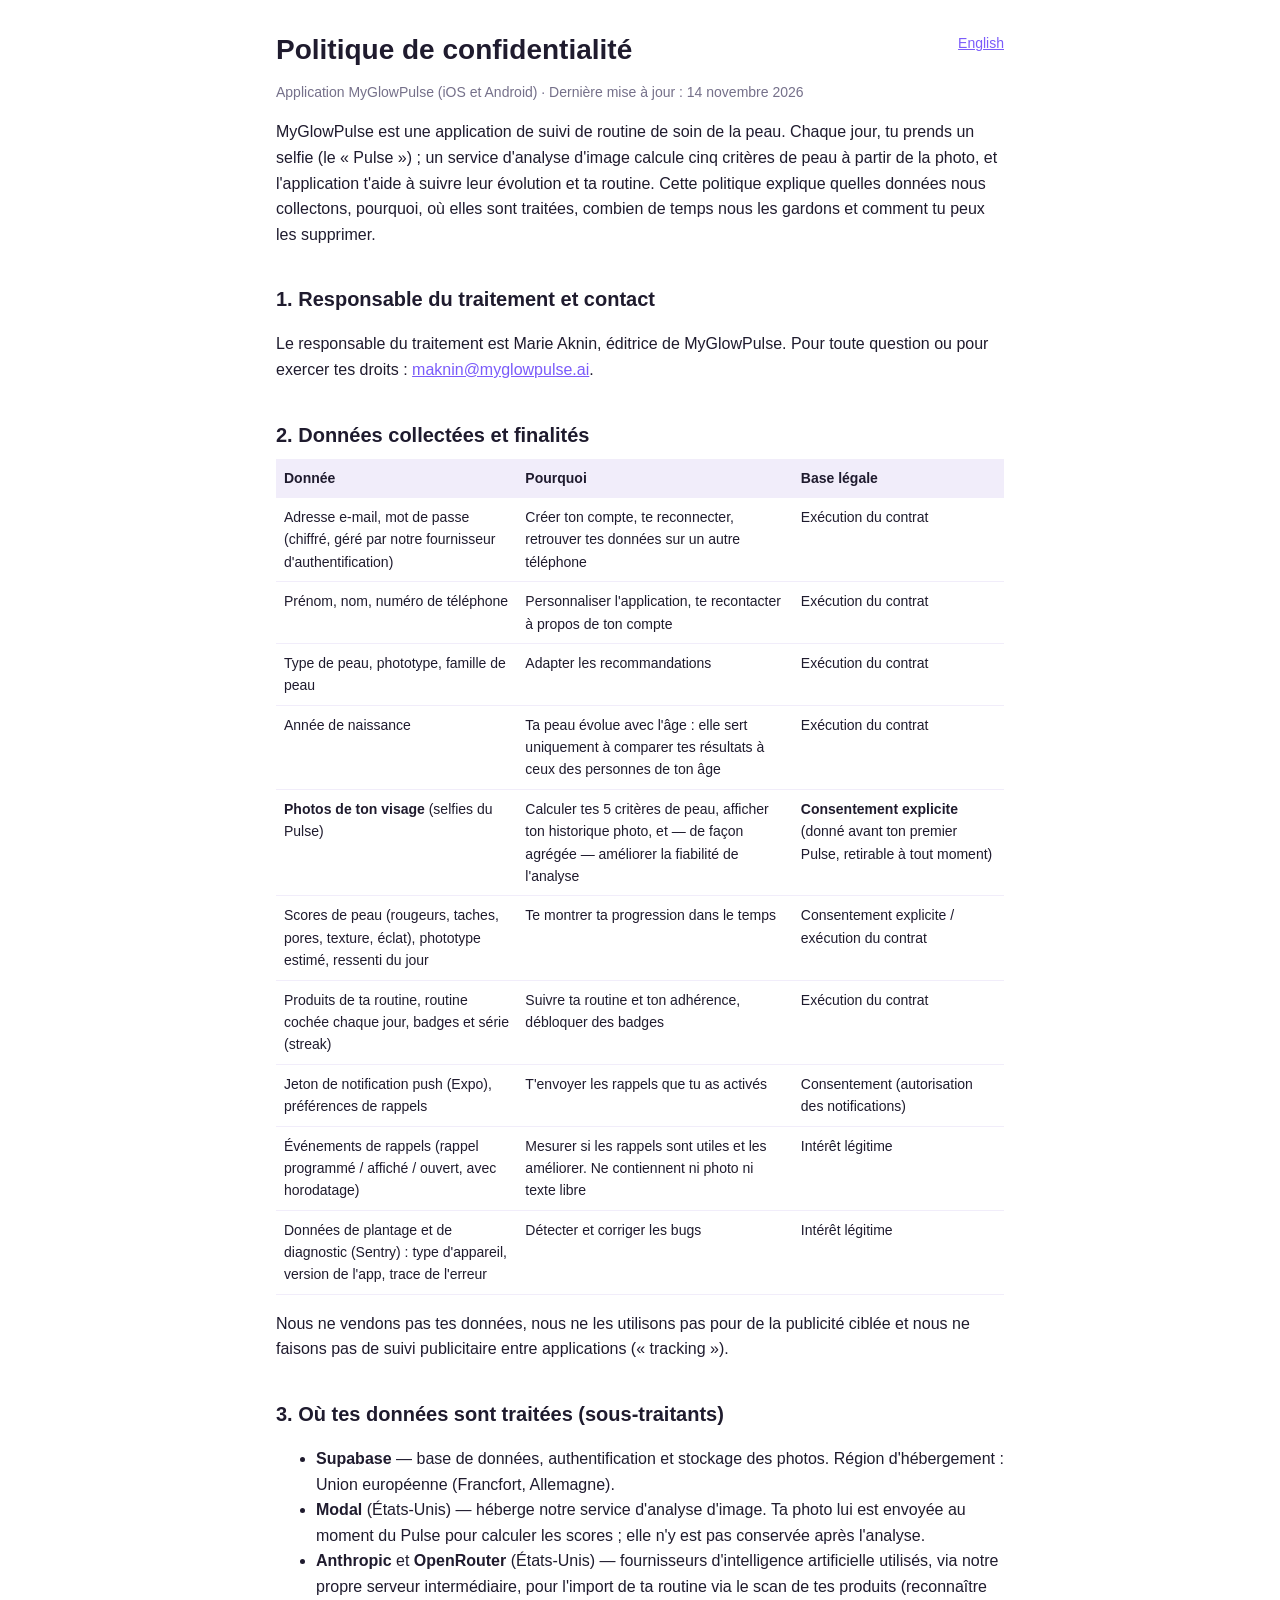
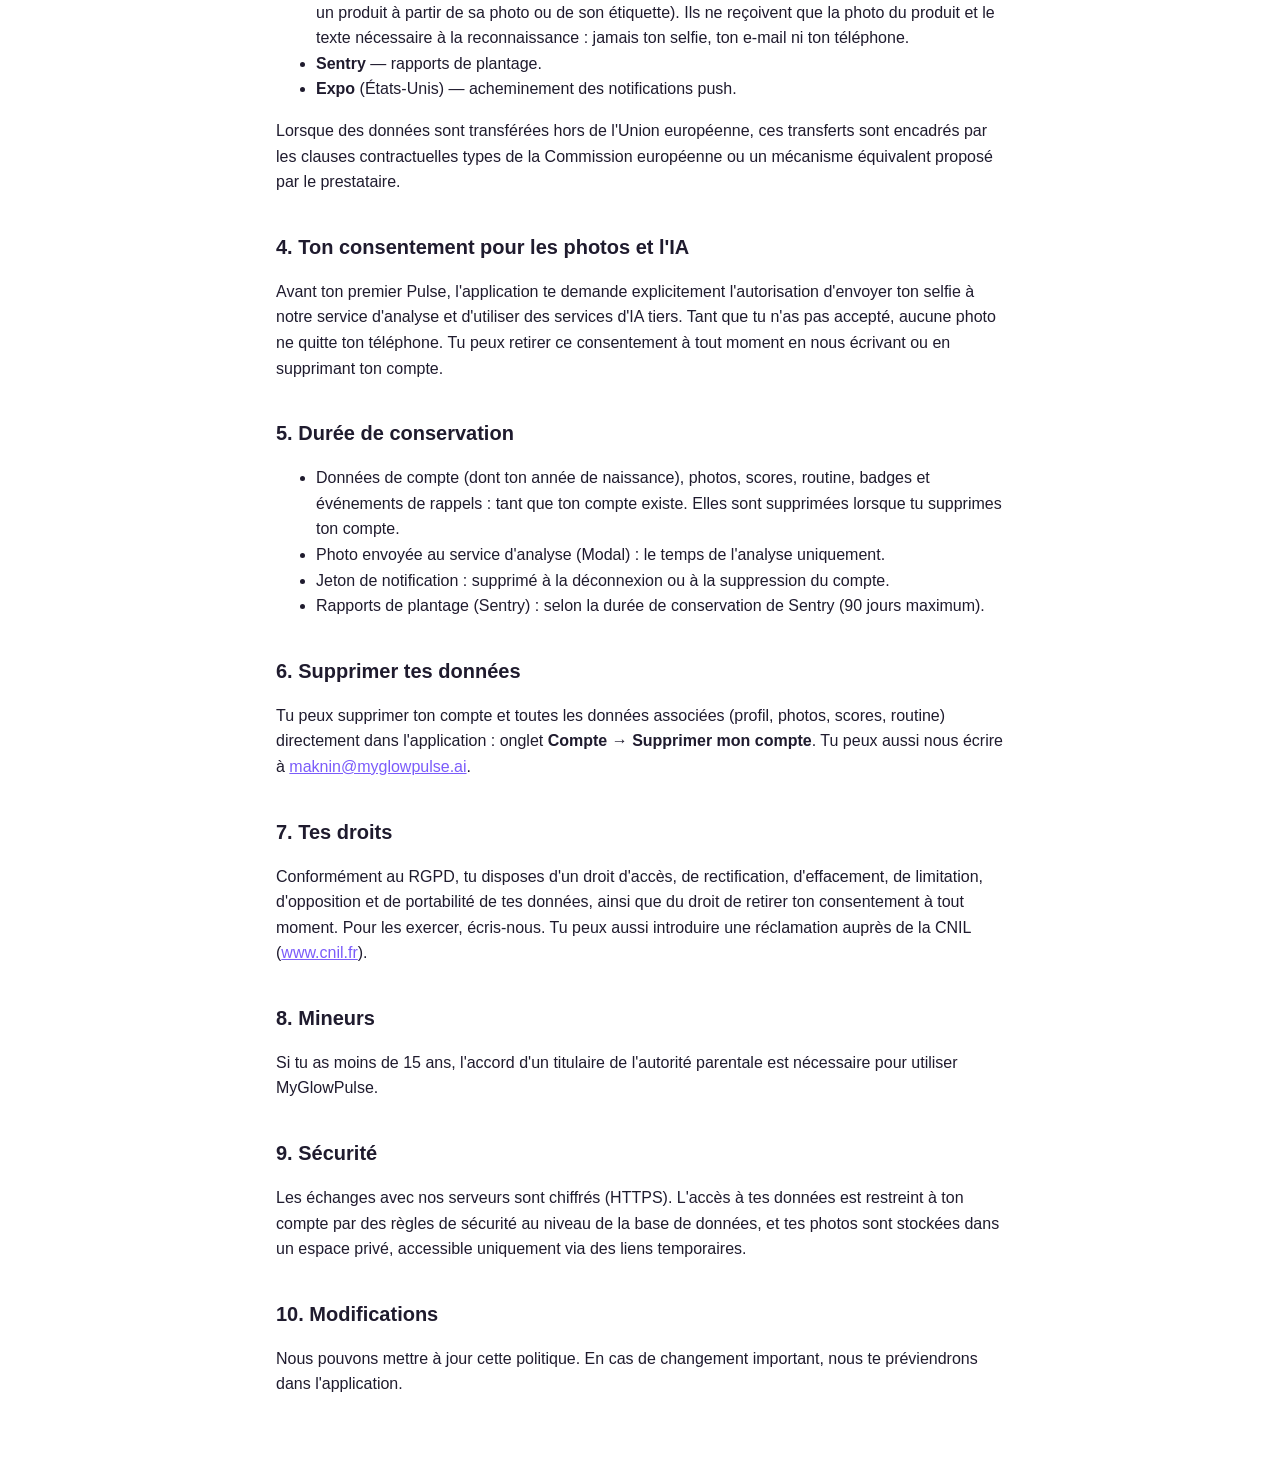
<file: privacy/index.html>
<!doctype html>
<html lang="fr">
<head>
  <meta charset="utf-8">
  <meta name="viewport" content="width=device-width, initial-scale=1">
  <title>Politique de confidentialité — MyGlowPulse</title>
  <link rel="stylesheet" href="../assets/style.css">
</head>
<body>
<main>
  <a class="lang" href="en/" hreflang="en">English</a>
  <h1>Politique de confidentialité</h1>
  <p class="meta">Application MyGlowPulse (iOS et Android) · Dernière mise à jour : 14 novembre 2026</p>

  <p>MyGlowPulse est une application de suivi de routine de soin de la peau. Chaque jour, tu prends un selfie (le « Pulse ») ; un service d'analyse d'image calcule cinq critères de peau à partir de la photo, et l'application t'aide à suivre leur évolution et ta routine. Cette politique explique quelles données nous collectons, pourquoi, où elles sont traitées, combien de temps nous les gardons et comment tu peux les supprimer.</p>

  <h2>1. Responsable du traitement et contact</h2>
  <p>Le responsable du traitement est Marie Aknin, éditrice de MyGlowPulse. Pour toute question ou pour exercer tes droits : <a href="mailto:maknin@myglowpulse.ai">maknin@myglowpulse.ai</a>.</p>

  <h2>2. Données collectées et finalités</h2>
  <div class="table-wrap">
  <table>
    <tr><th>Donnée</th><th>Pourquoi</th><th>Base légale</th></tr>
    <tr><td>Adresse e-mail, mot de passe (chiffré, géré par notre fournisseur d'authentification)</td><td>Créer ton compte, te reconnecter, retrouver tes données sur un autre téléphone</td><td>Exécution du contrat</td></tr>
    <tr><td>Prénom, nom, numéro de téléphone</td><td>Personnaliser l'application, te recontacter à propos de ton compte</td><td>Exécution du contrat</td></tr>
    <tr><td>Type de peau, phototype, famille de peau</td><td>Adapter les recommandations</td><td>Exécution du contrat</td></tr>
    <tr><td>Année de naissance</td><td>Ta peau évolue avec l'âge : elle sert uniquement à comparer tes résultats à ceux des personnes de ton âge</td><td>Exécution du contrat</td></tr>
    <tr><td><strong>Photos de ton visage</strong> (selfies du Pulse)</td><td>Calculer tes 5 critères de peau, afficher ton historique photo, et — de façon agrégée — améliorer la fiabilité de l'analyse</td><td><strong>Consentement explicite</strong> (donné avant ton premier Pulse, retirable à tout moment)</td></tr>
    <tr><td>Scores de peau (rougeurs, taches, pores, texture, éclat), phototype estimé, ressenti du jour</td><td>Te montrer ta progression dans le temps</td><td>Consentement explicite / exécution du contrat</td></tr>
    <tr><td>Produits de ta routine, routine cochée chaque jour, badges et série (streak)</td><td>Suivre ta routine et ton adhérence, débloquer des badges</td><td>Exécution du contrat</td></tr>
    <tr><td>Jeton de notification push (Expo), préférences de rappels</td><td>T'envoyer les rappels que tu as activés</td><td>Consentement (autorisation des notifications)</td></tr>
    <tr><td>Événements de rappels (rappel programmé / affiché / ouvert, avec horodatage)</td><td>Mesurer si les rappels sont utiles et les améliorer. Ne contiennent ni photo ni texte libre</td><td>Intérêt légitime</td></tr>
    <tr><td>Données de plantage et de diagnostic (Sentry) : type d'appareil, version de l'app, trace de l'erreur</td><td>Détecter et corriger les bugs</td><td>Intérêt légitime</td></tr>
  </table>
  </div>
  <p>Nous ne vendons pas tes données, nous ne les utilisons pas pour de la publicité ciblée et nous ne faisons pas de suivi publicitaire entre applications (« tracking »).</p>

  <h2>3. Où tes données sont traitées (sous-traitants)</h2>
  <ul>
    <li><strong>Supabase</strong> — base de données, authentification et stockage des photos. Région d'hébergement : Union européenne (Francfort, Allemagne).</li>
    <li><strong>Modal</strong> (États-Unis) — héberge notre service d'analyse d'image. Ta photo lui est envoyée au moment du Pulse pour calculer les scores ; elle n'y est pas conservée après l'analyse.</li>
    <li><strong>Anthropic</strong> et <strong>OpenRouter</strong> (États-Unis) — fournisseurs d'intelligence artificielle utilisés, via notre propre serveur intermédiaire, pour l'import de ta routine via le scan de tes produits (reconnaître un produit à partir de sa photo ou de son étiquette). Ils ne reçoivent que la photo du produit et le texte nécessaire à la reconnaissance : jamais ton selfie, ton e-mail ni ton téléphone.</li>
    <li><strong>Sentry</strong> — rapports de plantage.</li>
    <li><strong>Expo</strong> (États-Unis) — acheminement des notifications push.</li>
  </ul>
  <p>Lorsque des données sont transférées hors de l'Union européenne, ces transferts sont encadrés par les clauses contractuelles types de la Commission européenne ou un mécanisme équivalent proposé par le prestataire.</p>

  <h2>4. Ton consentement pour les photos et l'IA</h2>
  <p>Avant ton premier Pulse, l'application te demande explicitement l'autorisation d'envoyer ton selfie à notre service d'analyse et d'utiliser des services d'IA tiers. Tant que tu n'as pas accepté, aucune photo ne quitte ton téléphone. Tu peux retirer ce consentement à tout moment en nous écrivant ou en supprimant ton compte.</p>

  <h2>5. Durée de conservation</h2>
  <ul>
    <li>Données de compte (dont ton année de naissance), photos, scores, routine, badges et événements de rappels : tant que ton compte existe. Elles sont supprimées lorsque tu supprimes ton compte.</li>
    <li>Photo envoyée au service d'analyse (Modal) : le temps de l'analyse uniquement.</li>
    <li>Jeton de notification : supprimé à la déconnexion ou à la suppression du compte.</li>
    <li>Rapports de plantage (Sentry) : selon la durée de conservation de Sentry (90 jours maximum).</li>
  </ul>

  <h2>6. Supprimer tes données</h2>
  <p>Tu peux supprimer ton compte et toutes les données associées (profil, photos, scores, routine) directement dans l'application : onglet <strong>Compte</strong> → <strong>Supprimer mon compte</strong>. Tu peux aussi nous écrire à <a href="mailto:maknin@myglowpulse.ai">maknin@myglowpulse.ai</a>.</p>

  <h2>7. Tes droits</h2>
  <p>Conformément au RGPD, tu disposes d'un droit d'accès, de rectification, d'effacement, de limitation, d'opposition et de portabilité de tes données, ainsi que du droit de retirer ton consentement à tout moment. Pour les exercer, écris-nous. Tu peux aussi introduire une réclamation auprès de la CNIL (<a href="https://www.cnil.fr">www.cnil.fr</a>).</p>

  <h2>8. Mineurs</h2>
  <p>Si tu as moins de 15 ans, l'accord d'un titulaire de l'autorité parentale est nécessaire pour utiliser MyGlowPulse.</p>

  <h2>9. Sécurité</h2>
  <p>Les échanges avec nos serveurs sont chiffrés (HTTPS). L'accès à tes données est restreint à ton compte par des règles de sécurité au niveau de la base de données, et tes photos sont stockées dans un espace privé, accessible uniquement via des liens temporaires.</p>

  <h2>10. Modifications</h2>
  <p>Nous pouvons mettre à jour cette politique. En cas de changement important, nous te préviendrons dans l'application.</p>
</main>
</body>
</html>
</file>
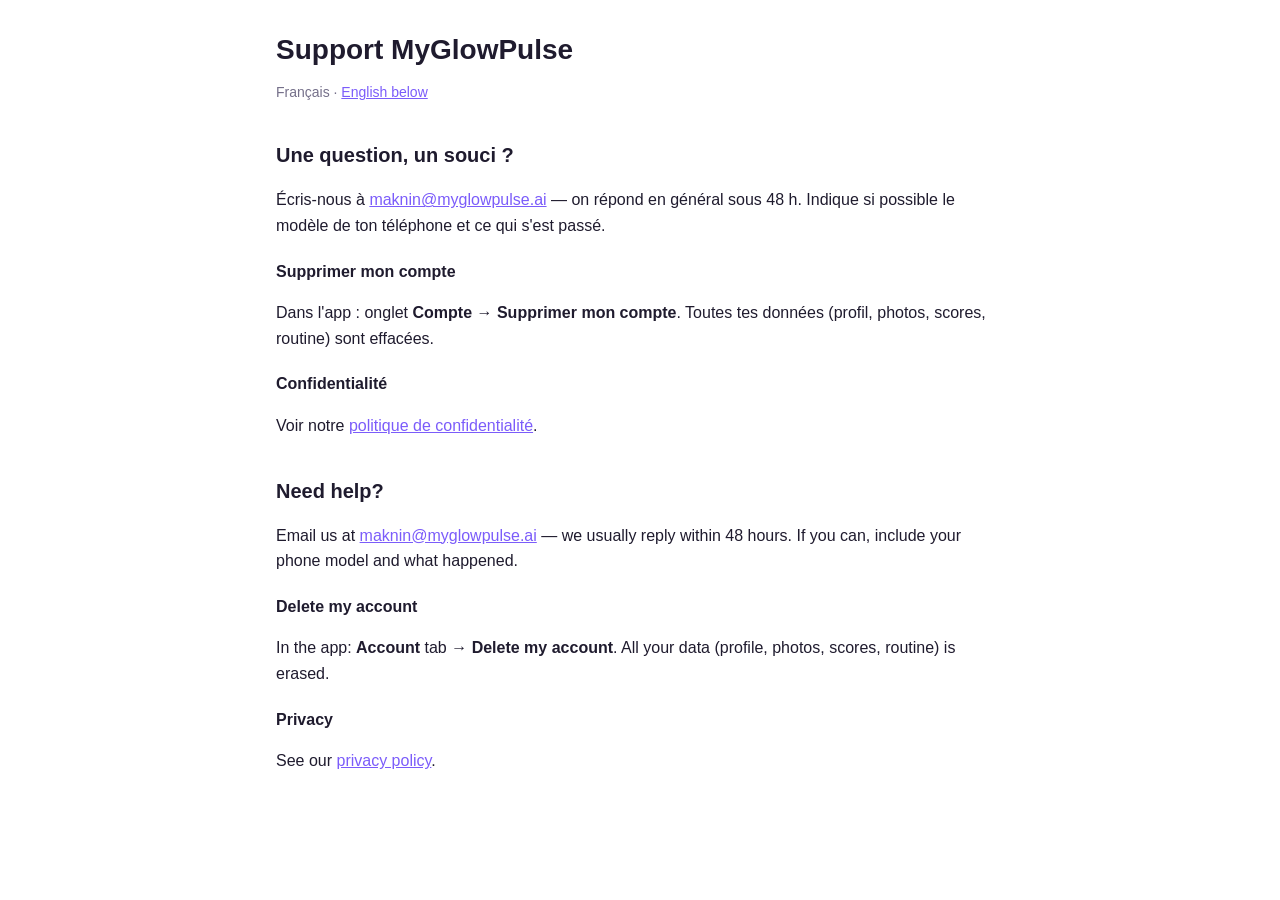
<file: support/index.html>
<!doctype html>
<html lang="fr">
<head>
  <meta charset="utf-8">
  <meta name="viewport" content="width=device-width, initial-scale=1">
  <title>Support — MyGlowPulse</title>
  <link rel="stylesheet" href="../assets/style.css">
</head>
<body>
<main>
  <h1>Support MyGlowPulse</h1>
  <p class="meta">Français · <a href="#en" hreflang="en">English below</a></p>

  <h2>Une question, un souci ?</h2>
  <p>Écris-nous à <a href="mailto:maknin@myglowpulse.ai">maknin@myglowpulse.ai</a> — on répond en général sous 48 h. Indique si possible le modèle de ton téléphone et ce qui s'est passé.</p>
  <h3>Supprimer mon compte</h3>
  <p>Dans l'app : onglet <strong>Compte</strong> → <strong>Supprimer mon compte</strong>. Toutes tes données (profil, photos, scores, routine) sont effacées.</p>
  <h3>Confidentialité</h3>
  <p>Voir notre <a href="../privacy/">politique de confidentialité</a>.</p>

  <h2 id="en">Need help?</h2>
  <p>Email us at <a href="mailto:maknin@myglowpulse.ai">maknin@myglowpulse.ai</a> — we usually reply within 48 hours. If you can, include your phone model and what happened.</p>
  <h3>Delete my account</h3>
  <p>In the app: <strong>Account</strong> tab → <strong>Delete my account</strong>. All your data (profile, photos, scores, routine) is erased.</p>
  <h3>Privacy</h3>
  <p>See our <a href="../privacy/en/">privacy policy</a>.</p>
</main>
</body>
</html>
</file>
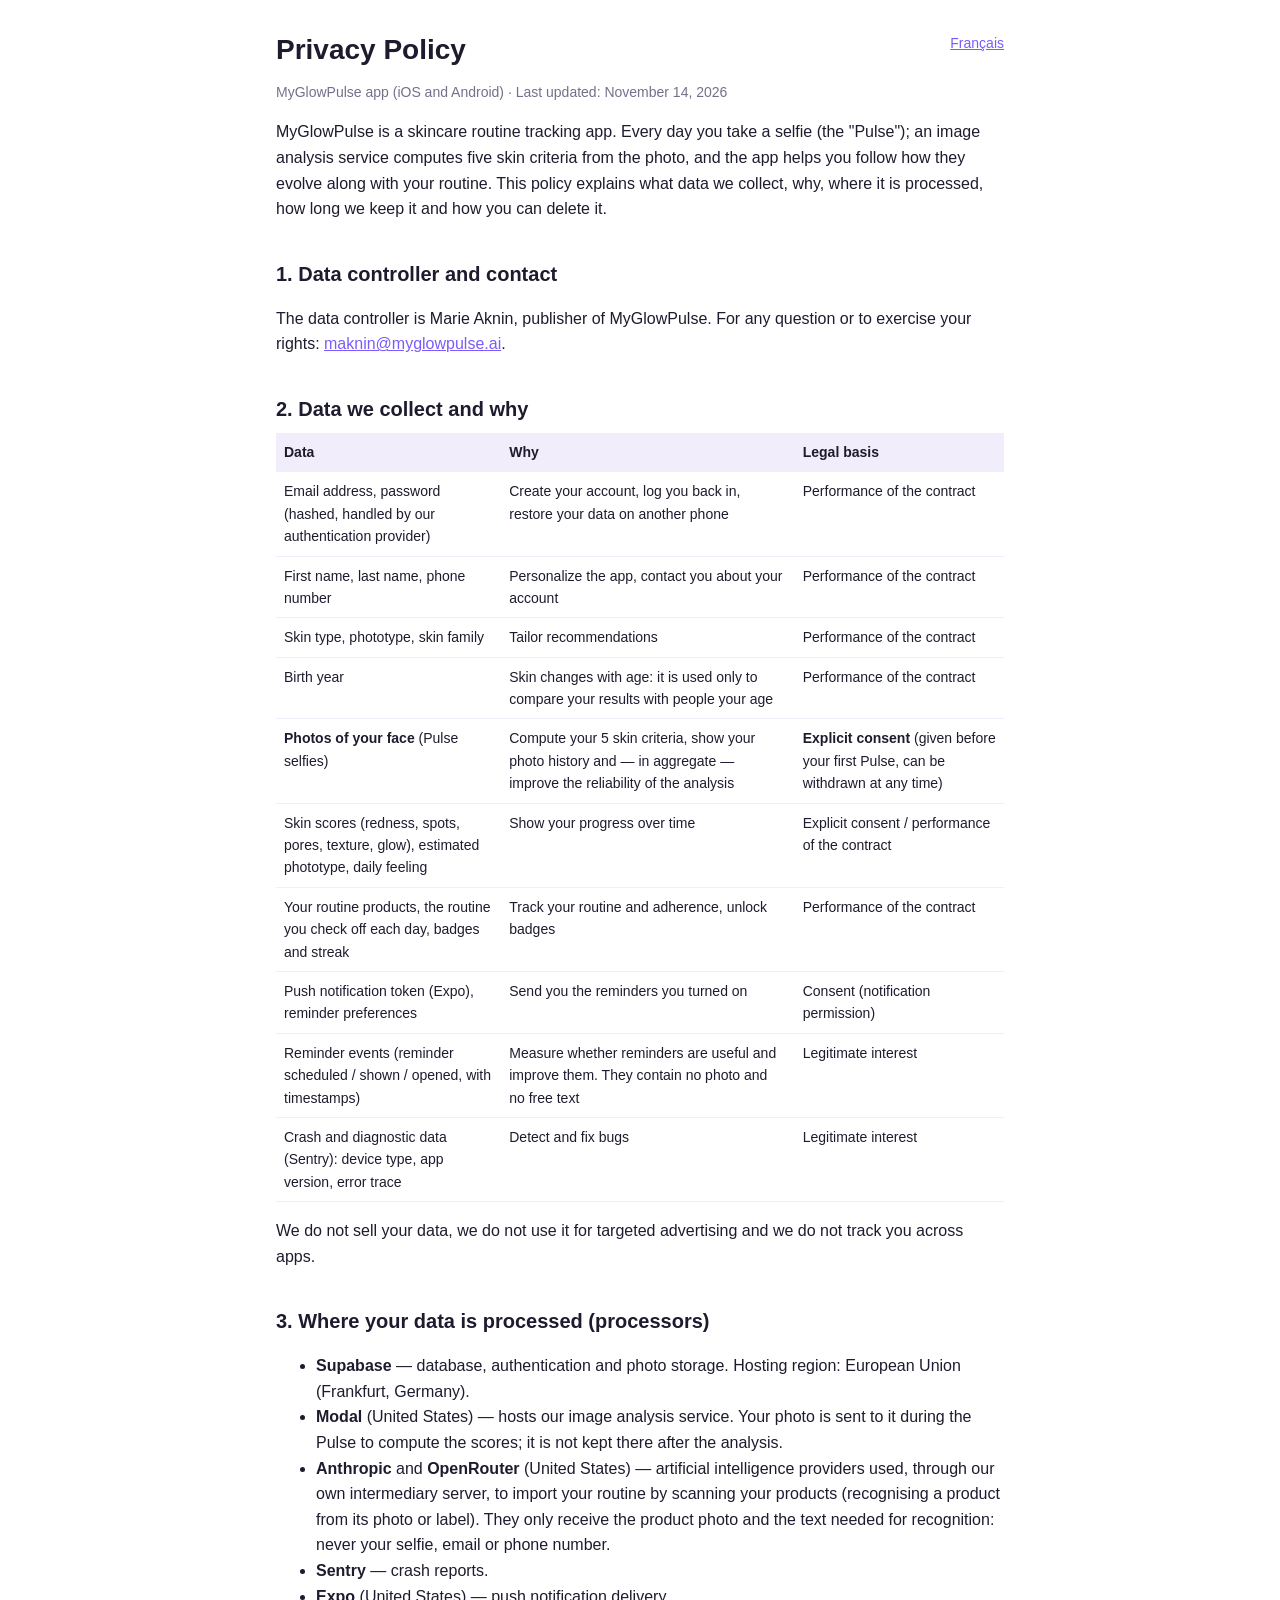
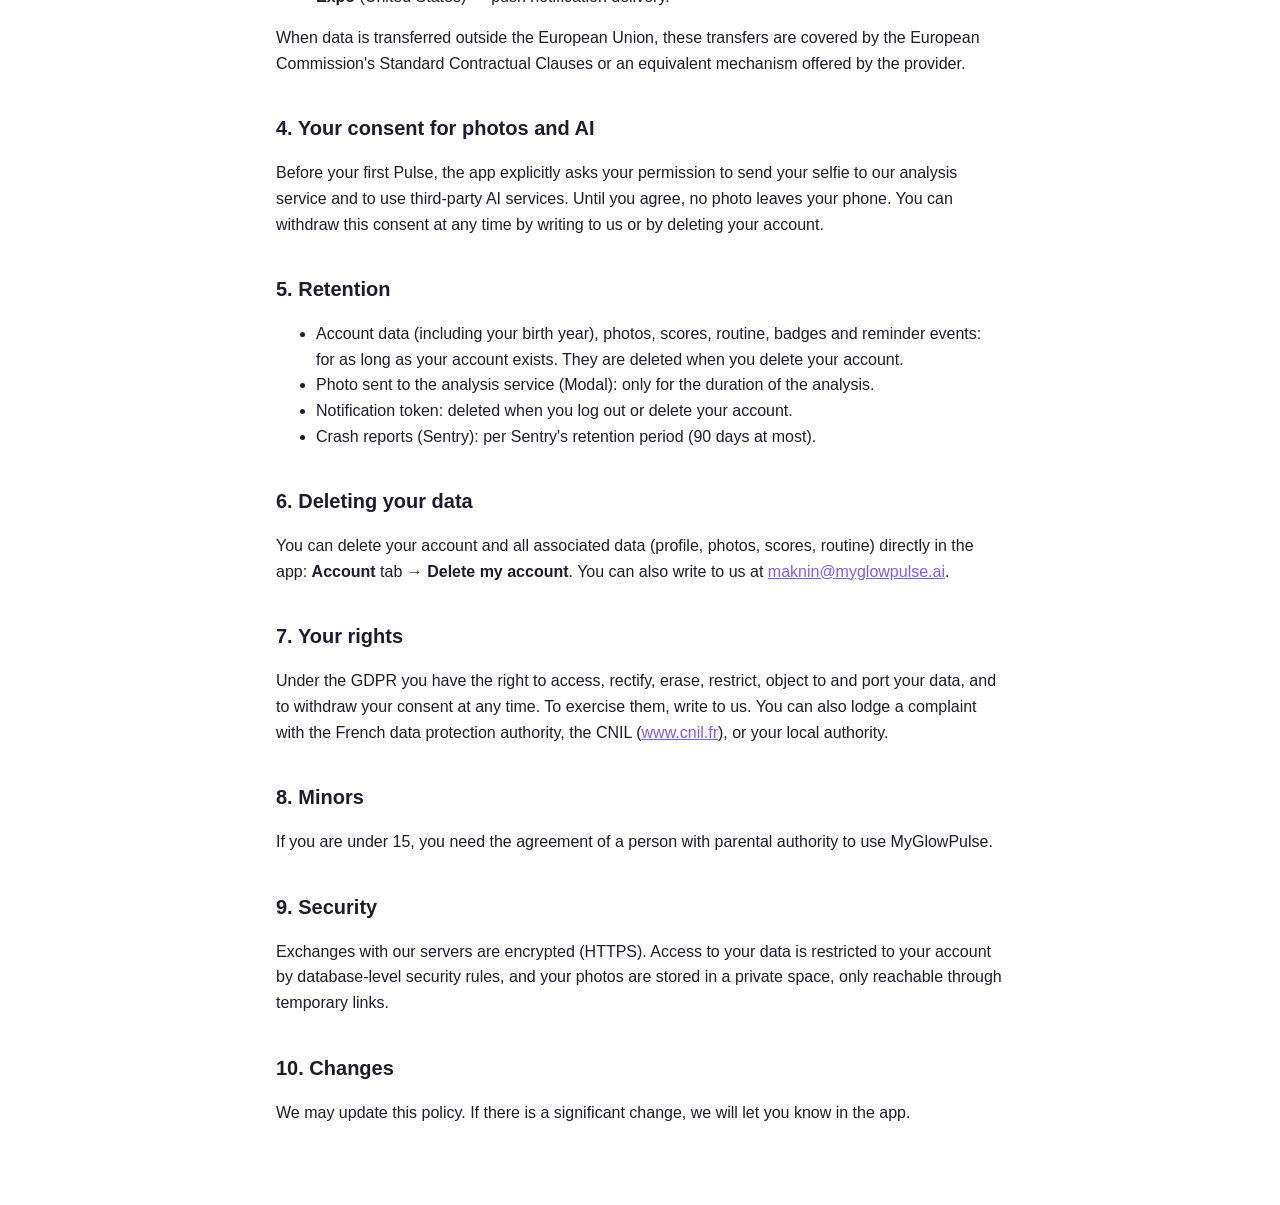
<file: privacy/en/index.html>
<!doctype html>
<html lang="en">
<head>
  <meta charset="utf-8">
  <meta name="viewport" content="width=device-width, initial-scale=1">
  <title>Privacy Policy — MyGlowPulse</title>
  <link rel="stylesheet" href="../../assets/style.css">
</head>
<body>
<main>
  <a class="lang" href="../" hreflang="fr">Français</a>
  <h1>Privacy Policy</h1>
  <p class="meta">MyGlowPulse app (iOS and Android) · Last updated: November 14, 2026</p>

  <p>MyGlowPulse is a skincare routine tracking app. Every day you take a selfie (the "Pulse"); an image analysis service computes five skin criteria from the photo, and the app helps you follow how they evolve along with your routine. This policy explains what data we collect, why, where it is processed, how long we keep it and how you can delete it.</p>

  <h2>1. Data controller and contact</h2>
  <p>The data controller is Marie Aknin, publisher of MyGlowPulse. For any question or to exercise your rights: <a href="mailto:maknin@myglowpulse.ai">maknin@myglowpulse.ai</a>.</p>

  <h2>2. Data we collect and why</h2>
  <div class="table-wrap">
  <table>
    <tr><th>Data</th><th>Why</th><th>Legal basis</th></tr>
    <tr><td>Email address, password (hashed, handled by our authentication provider)</td><td>Create your account, log you back in, restore your data on another phone</td><td>Performance of the contract</td></tr>
    <tr><td>First name, last name, phone number</td><td>Personalize the app, contact you about your account</td><td>Performance of the contract</td></tr>
    <tr><td>Skin type, phototype, skin family</td><td>Tailor recommendations</td><td>Performance of the contract</td></tr>
    <tr><td>Birth year</td><td>Skin changes with age: it is used only to compare your results with people your age</td><td>Performance of the contract</td></tr>
    <tr><td><strong>Photos of your face</strong> (Pulse selfies)</td><td>Compute your 5 skin criteria, show your photo history and — in aggregate — improve the reliability of the analysis</td><td><strong>Explicit consent</strong> (given before your first Pulse, can be withdrawn at any time)</td></tr>
    <tr><td>Skin scores (redness, spots, pores, texture, glow), estimated phototype, daily feeling</td><td>Show your progress over time</td><td>Explicit consent / performance of the contract</td></tr>
    <tr><td>Your routine products, the routine you check off each day, badges and streak</td><td>Track your routine and adherence, unlock badges</td><td>Performance of the contract</td></tr>
    <tr><td>Push notification token (Expo), reminder preferences</td><td>Send you the reminders you turned on</td><td>Consent (notification permission)</td></tr>
    <tr><td>Reminder events (reminder scheduled / shown / opened, with timestamps)</td><td>Measure whether reminders are useful and improve them. They contain no photo and no free text</td><td>Legitimate interest</td></tr>
    <tr><td>Crash and diagnostic data (Sentry): device type, app version, error trace</td><td>Detect and fix bugs</td><td>Legitimate interest</td></tr>
  </table>
  </div>
  <p>We do not sell your data, we do not use it for targeted advertising and we do not track you across apps.</p>

  <h2>3. Where your data is processed (processors)</h2>
  <ul>
    <li><strong>Supabase</strong> — database, authentication and photo storage. Hosting region: European Union (Frankfurt, Germany).</li>
    <li><strong>Modal</strong> (United States) — hosts our image analysis service. Your photo is sent to it during the Pulse to compute the scores; it is not kept there after the analysis.</li>
    <li><strong>Anthropic</strong> and <strong>OpenRouter</strong> (United States) — artificial intelligence providers used, through our own intermediary server, to import your routine by scanning your products (recognising a product from its photo or label). They only receive the product photo and the text needed for recognition: never your selfie, email or phone number.</li>
    <li><strong>Sentry</strong> — crash reports.</li>
    <li><strong>Expo</strong> (United States) — push notification delivery.</li>
  </ul>
  <p>When data is transferred outside the European Union, these transfers are covered by the European Commission's Standard Contractual Clauses or an equivalent mechanism offered by the provider.</p>

  <h2>4. Your consent for photos and AI</h2>
  <p>Before your first Pulse, the app explicitly asks your permission to send your selfie to our analysis service and to use third-party AI services. Until you agree, no photo leaves your phone. You can withdraw this consent at any time by writing to us or by deleting your account.</p>

  <h2>5. Retention</h2>
  <ul>
    <li>Account data (including your birth year), photos, scores, routine, badges and reminder events: for as long as your account exists. They are deleted when you delete your account.</li>
    <li>Photo sent to the analysis service (Modal): only for the duration of the analysis.</li>
    <li>Notification token: deleted when you log out or delete your account.</li>
    <li>Crash reports (Sentry): per Sentry's retention period (90 days at most).</li>
  </ul>

  <h2>6. Deleting your data</h2>
  <p>You can delete your account and all associated data (profile, photos, scores, routine) directly in the app: <strong>Account</strong> tab → <strong>Delete my account</strong>. You can also write to us at <a href="mailto:maknin@myglowpulse.ai">maknin@myglowpulse.ai</a>.</p>

  <h2>7. Your rights</h2>
  <p>Under the GDPR you have the right to access, rectify, erase, restrict, object to and port your data, and to withdraw your consent at any time. To exercise them, write to us. You can also lodge a complaint with the French data protection authority, the CNIL (<a href="https://www.cnil.fr">www.cnil.fr</a>), or your local authority.</p>

  <h2>8. Minors</h2>
  <p>If you are under 15, you need the agreement of a person with parental authority to use MyGlowPulse.</p>

  <h2>9. Security</h2>
  <p>Exchanges with our servers are encrypted (HTTPS). Access to your data is restricted to your account by database-level security rules, and your photos are stored in a private space, only reachable through temporary links.</p>

  <h2>10. Changes</h2>
  <p>We may update this policy. If there is a significant change, we will let you know in the app.</p>
</main>
</body>
</html>
</file>
<file: assets/style.css>
/* MyGlowPulse — static legal/support pages (GitHub Pages, SKI-130). */
:root { --brand: #7B5CFA; --text: #1F1B2E; --muted: #75708A; --bg: #FFFFFF; --soft: #F1EDFA; --warn: #FEF3E0; --warn-text: #8A5A00; }
@media (prefers-color-scheme: dark) {
  :root { --text: #EDEAF5; --muted: #A9A3BF; --bg: #16131F; --soft: #221D30; --warn: #3A2E14; --warn-text: #F5C26B; }
}
* { box-sizing: border-box; }
body { margin: 0; background: var(--bg); color: var(--text); font: 16px/1.6 -apple-system, BlinkMacSystemFont, "Segoe UI", Roboto, sans-serif; }
main { max-width: 760px; margin: 0 auto; padding: 32px 16px 64px; }
h1 { font-size: 28px; line-height: 1.25; margin: 0 0 8px; }
h2 { font-size: 20px; margin: 36px 0 8px; }
h3 { font-size: 16px; margin: 20px 0 4px; }
a { color: var(--brand); }
.meta { color: var(--muted); font-size: 14px; }
.lang { float: right; font-size: 14px; }
.table-wrap { overflow-x: auto; }
table { border-collapse: collapse; width: 100%; font-size: 14px; }
th, td { text-align: left; vertical-align: top; padding: 8px; border-bottom: 1px solid var(--soft); }
th { background: var(--soft); }
</file>
